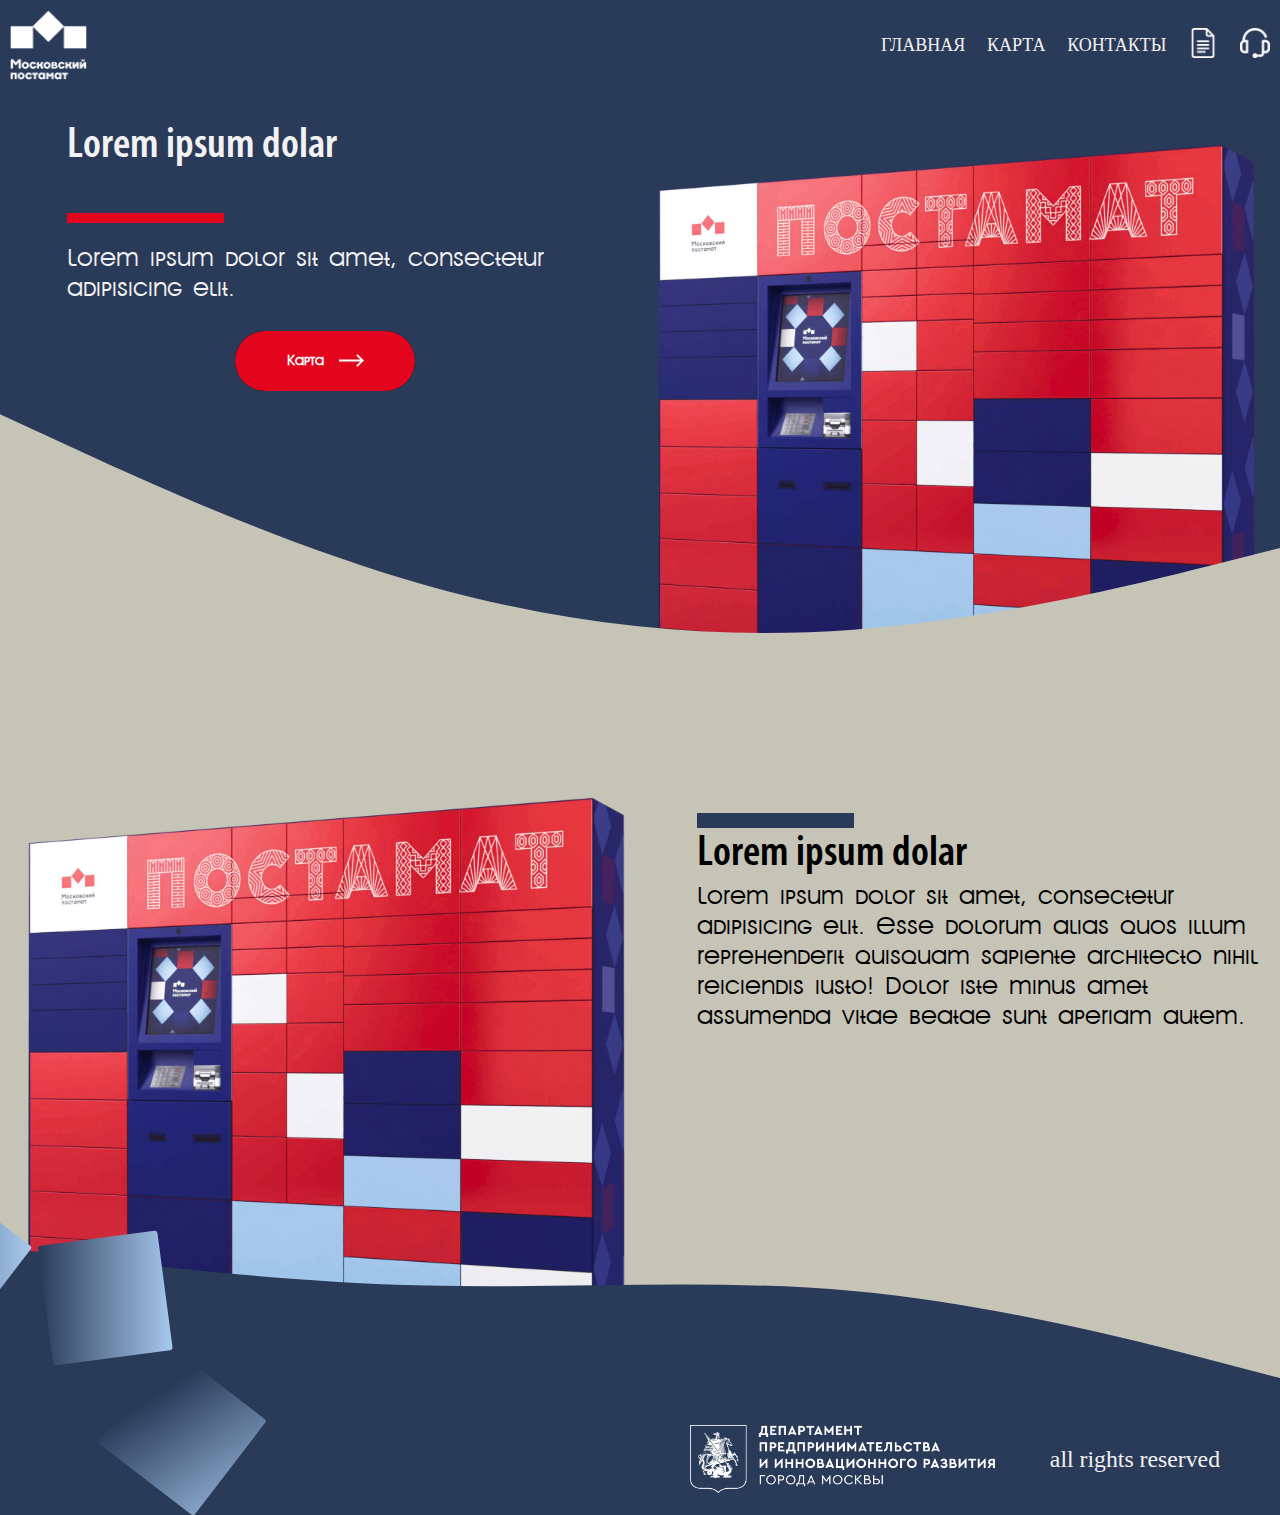
<file: index.html>
<!DOCTYPE html>
<html lang="en">
<head>
    <meta charset="UTF-8">
    <meta http-equiv="X-UA-Compatible" content="IE=edge">
    <meta name="viewport" content="width=device-width, initial-scale=1.0">
    <link rel="stylesheet" href="style.css">
    <title>Document</title>
</head>
<body>
    <div class="wrapper">
        <header class="header">
            <div class="container">
                <div class="header__body">
                    <a href="index.html" class="header__logo">
                        <img src="logo\e68a892af68f0d0f.png" alt="Moscow Postomat">
                    </a>
                    <div class="header__burger">
                            <span></span>
                    </div>
                    <nav class="header__menu">
                            <ul class="header__list">
                                <li>
                                    <a href="index.html" class="header__link"><div style="min-height: 100%; display: flex; align-items: center; justify-content: center;"><p>Главная</p></div></a>
                                </li>
                                <li>
                                <a href="map.html" class="header__link"><div style="min-height: 100%; display: flex; align-items: center; justify-content: center;"><p>Карта</p></div></a>
                                </li>
                                <li>
                                <a href="contacts.html" class="header__link"><div style="min-height: 100%; display: flex; align-items: center; justify-content: center;"><p>Контакты</p></div></a>
                                </li>
                                <li>
                                    <a href="index.html" class="header__link"><img src="logo\google-docs.png" alt="Docs"></a>
                                </li>
                                <li>
                                    <a href="index.html" class="header__link"><img src="logo\headset.png" alt="Contanct"></a>
                                </li>
                            </ul>
                    </nav>
                </div>
            </div>
        </header>
        <div class="content">
            <div class="container__content-row">
                <div class="container__content-column" style="max-width: 50%;">
                    <div class="content__h1">
                        <h1>Lorem ipsum dolar</h1>
                    </div>
                    <div class="content__hr-top"></div>
                    <div class="content__p1-top" style="margin-top: 20px;">
                        <p>Lorem ipsum dolor sit amet, consectetur adipisicing elit. </p>
                    </div>
                    <div class="btn-container" style="margin-top: 28px; z-index: 3;">
                        <button class="button-for-js-1" style="background-color: #290C12;">
                            <span class="text" style="font-family: Avante;">Карта</span>
                            <div class="icon-container">
                                <div class="icon icon--left">
                                    <svg>
                                        <use xlink:href="#arrow-right"></use>
                                    </svg>
                                </div>
                                <div class="icon icon--right">
                                    <svg>
                                        <use xlink:href="#arrow-right"></use>
                                    </svg>
                                </div>
                            </div>
                        </button>
                    </div>
                    <svg style="display: none;">
                        <symbol id="arrow-right" viewBox="0 0 20 10">
                            <path d="M14.84 0l-1.08 1.06 3.3 3.2H0v1.49h17.05l-3.3 3.2L14.84 10 20 5l-5.16-5z"></path>
                        </symbol>
                    </svg>
                </div>
                <div class="container__content-column" style="max-width: 50%;" id="postamat-top">
                    <div class="container__img-postamat" style="align-items: flex-end; margin-top: 10px;">
                        <img src="png_\png для сайта\постошмат png.png" alt="pos">
                    </div>
                </div>
            </div>
        </div>
        <div class="content" id="content-wave" style="background-color: #C6C4B6; padding-top: 0px; margin-top: 0px; padding-bottom: 0px;">
            <div class="container__wave" style="z-index: 2;">
                <img src="png_/wave_header/wave.svg" alt="wave">
            </div>
            <div class="container__content-row">
                <div class="container__content-column">
                    <div class="container__img-postamat" style="align-items: flex-end; margin-top: 10px;">
                        <img src="png_\png для сайта\постошмат png.png" alt="pos">
                    </div>
                </div>
                <div class="container__content-column container-with-hr-2" style="max-width: 50%; z-index: 3;">
                    <div class="content__hr-top-2"></div>
                    <div class="content__h1">
                        <h1 style="color: black;">Lorem ipsum dolar</h1>
                    </div>
                    <div class="content__p1-top" style="margin-top: 0px; color: black;">
                        <p>Lorem ipsum dolor sit amet, consectetur adipisicing elit. Esse dolorum alias quos illum reprehenderit quisquam sapiente architecto nihil reiciendis iusto! Dolor iste minus amet assumenda vitae beatae sunt aperiam autem.</p>
                    </div>
                 </div>
            </div>
            <div class="container__wave-down" style="z-index: 2; background-color: #C6C4B6;">
                <img src="png_/wave_header/wave-down.svg" alt="wave">
            </div>
        </div>
        <footer class="content" id="content-wave" style="padding-top: 0px; margin-top: 0px; padding-top: 20px">
            <div class="container__content-row">
                <div class="container__content-column-5" id="kubik">
                    <div class="container__footer-kubik" style="z-index: 2; background-color: #2A3A59;">
                        <img src="png_/png для сайта/cukic.svg" alt="kubiki">
                    </div>
                </div>
                <div class="container__content-row" style="max-width: 50%; align-items: center; vertical-align: middle; justify-content: center; display: flex; flex-direction: row;">
                    <div class="content__footer-mos">
                        <img src="png_/png для сайта/logo_dpir-white.png" alt="Mos-Logo-Dir">
                    </div>
                    <div class="content__p1-top" style="margin-top: 0px; font-family: Bahnschrift; font-weight: 200; justify-content: center; vertical-align: middle; align-items:center; display: flex; text-align: center;">
                        <p>all rights reserved</p>
                    </div>
                </div>
            </div>
            <!-- <div class="container__wave" style="z-index: 2;">
                <img src="png_/wave_header/wave.svg" alt="wave">
            </div> -->
        </footer>
    </div>
    <script src="script.js"></script>
    <script src="https://code.jquery.com/jquery-3.4.1.slim.min.js"></script>
    <!--<script type="text/javascript">
        if (window.jQuery) alert("jQuery подключен");
        else alert("jQuery не подключен");
    </script>-->
</body>
</html>
</file>
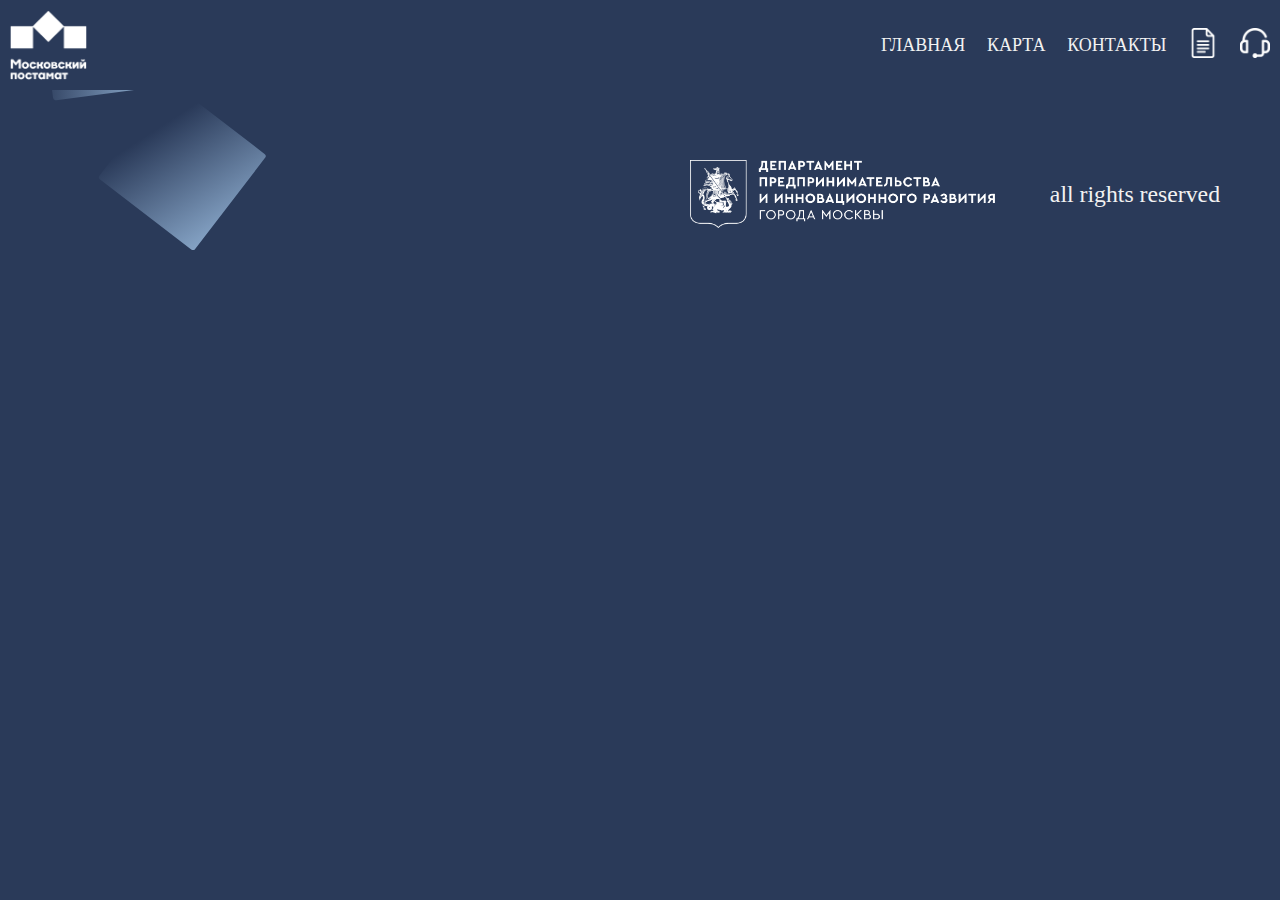
<file: contacts.html>
<!DOCTYPE html>
<html lang="en">
<head>
    <meta charset="UTF-8">
    <meta http-equiv="X-UA-Compatible" content="IE=edge">
    <meta name="viewport" content="width=device-width, initial-scale=1.0">
    <link rel="stylesheet" href="style.css">
    <title>Document</title>
</head>
<body>
    <div class="wrapper">
        <header class="header">
            <div class="container">
                <div class="header__body">
                    <a href="index.html" class="header__logo">
                        <img src="logo\e68a892af68f0d0f.png" alt="Moscow Postomat">
                    </a>
                    <div class="header__burger">
                            <span></span>
                    </div>
                    <nav class="header__menu">
                            <ul class="header__list">
                                <li>
                                    <a href="index.html" class="header__link"><div style="min-height: 100%; display: flex; align-items: center; justify-content: center;"><p>Главная</p></div></a>
                                </li>
                                <li>
                                <a href="map.html" class="header__link"><div style="min-height: 100%; display: flex; align-items: center; justify-content: center;"><p>Карта</p></div></a>
                                </li>
                                <li>
                                <a href="games.html" class="header__link"><div style="min-height: 100%; display: flex; align-items: center; justify-content: center;"><p>Контакты</p></div></a>
                                </li>
                                <li>
                                    <a href="social.html" class="header__link"><img src="logo\google-docs.png" alt="Docs"></a>
                                </li>
                                <li>
                                    <a href="about_us.html" class="header__link"><img src="logo\headset.png" alt="Contanct"></a>
                                </li>
                            </ul>
                    </nav>
                </div>
            </div>
        </header>
        <div class="content">
            
        </div>
        <footer class="content" id="content-wave" style="padding-top: 0px; margin-top: 0px; padding-top: 20px">
            <div class="container__content-row">
                <div class="container__content-column-5" id="kubik">
                    <div class="container__footer-kubik" style="z-index: 2; background-color: #2A3A59;">
                        <img src="png_/png для сайта/cukic.svg" alt="kubiki">
                    </div>
                </div>
                <div class="container__content-row" style="max-width: 50%; align-items: center; vertical-align: middle; justify-content: center; display: flex; flex-direction: row;">
                    <div class="content__footer-mos">
                        <img src="png_/png для сайта/logo_dpir-white.png" alt="Mos-Logo-Dir">
                    </div>
                    <div class="content__p1-top" style="margin-top: 0px; font-family: Bahnschrift; font-weight: 200; justify-content: center; vertical-align: middle; align-items:center; display: flex; text-align: center;">
                        <p>all rights reserved</p>
                    </div>
                </div>
            </div>
            <!-- <div class="container__wave" style="z-index: 2;">
                <img src="png_/wave_header/wave.svg" alt="wave">
            </div> -->
        </footer>
    </div>
    <script src="script.js"></script>
    <script src="https://code.jquery.com/jquery-3.4.1.slim.min.js"></script>
    <!--<script type="text/javascript">
        if (window.jQuery) alert("jQuery подключен");
        else alert("jQuery не подключен");
    </script>-->
</body>
</html>
</file>
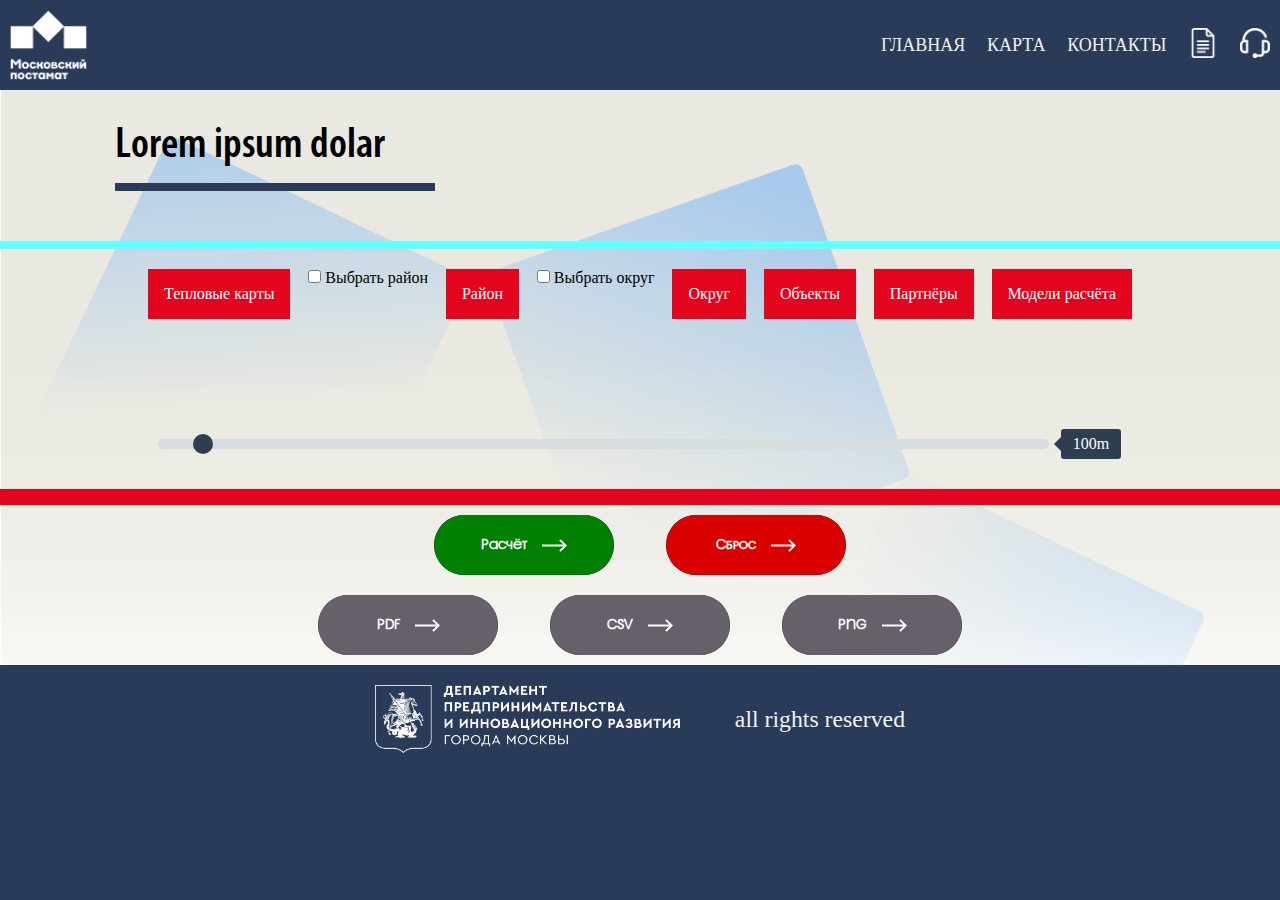
<file: map.html>
<!DOCTYPE html>
<html lang="en">
<head>
    <meta charset="UTF-8">
    <meta http-equiv="X-UA-Compatible" content="IE=edge">
    <meta name="viewport" content="width=device-width, initial-scale=1.0">
    <link rel="stylesheet" href="style.css">  
    <title>Document</title>
</head>
<body>
    <div class="wrapper">
        <header class="header">
            <div class="container">
                <div class="header__body">
                    <a href="index.html" class="header__logo">
                        <img src="logo\e68a892af68f0d0f.png" alt="Moscow Postomat">
                    </a>
                    <div class="header__burger">
                            <span></span>
                    </div>
                    <nav class="header__menu">
                            <ul class="header__list">
                                <li>
                                    <a href="index.html" class="header__link"><div style="min-height: 100%; display: flex; align-items: center; justify-content: center;"><p>Главная</p></div></a>
                                </li>
                                <li>
                                <a href="map.html" class="header__link"><div style="min-height: 100%; display: flex; align-items: center; justify-content: center;"><p>Карта</p></div></a>
                                </li>
                                <li>
                                <a href="games.html" class="header__link"><div style="min-height: 100%; display: flex; align-items: center; justify-content: center;"><p>Контакты</p></div></a>
                                </li>
                                <li>
                                    <a href="social.html" class="header__link"><img src="logo\google-docs.png" alt="Docs"></a>
                                </li>
                                <li>
                                    <a href="about_us.html" class="header__link"><img src="logo\headset.png" alt="Contanct"></a>
                                </li>
                            </ul>
                    </nav>
                </div>
            </div>
        </header>
        <div class="container__content-column" id="content-map">
            <div class="content__h1" style="margin-top: 30px;">
                <h1 style="color: black;">Lorem ipsum dolar</h1>
            </div>
            <div class="content__hr-top-2" style="margin-top: 10px; height: 8px;"></div>

            <div class="content__hr-top-2" style="margin-top: 50px; margin-left: 0px; background-color: #66ffff;height: 8px; width: 100%;"></div>
            <div class="container__content-row" style="padding: 20px; width: 80%; z-index: 5;">

                <div class="dropdown">
                    <div class="dropbtn">Тепловые карты</div>
                    <div class="dropdown-content">
                        <div>
                            <input type="checkbox" id="heat_map_postamats" name="heat_map_postamats">
                            <label for="heat_map_postamats">Тепловая карта постаматов</label>
                        </div>
                        <div>
                            <input type="checkbox" id="heat_map_houses" name="heat_map_houses">
                            <label for="heat_map_houses">Тепловая карта домов</label>
                        </div>
                    </div>
                  </div>
                  <div>
                    <input type="checkbox" id="disselect" name="disselect">
                    <label for="disselect">Выбрать район</label>
                  </div>
                  <div class="dropdown">
                    <div class="dropbtn">Район</div>
                    <div class="dropdown-content">
                        <div class="select select--multiple">
                            <select  id="selectiondistricts" multiple>
                                <option value="0">район Внуково</option>
                                <option value="1">район Кунцево</option>
                                <option value="2">район Восточный</option>
                                <option value="3">район Метрогородок</option>
                                <option value="4">район Крылатское</option>
                                <option value="5">Мещанский район</option>
                                <option value="6">район Сокольники</option>
                                <option value="7">район Хорошёво-Мнёвники</option>
                                <option value="8">район Щукино</option>
                                <option value="9">район Строгино</option>
                                <option value="10">район Митино</option>
                                <option value="11">район Куркино</option>
                                <option value="12">район Кузьминки</option>
                                <option value="13">Донской район</option>
                                <option value="14">район Левобережный</option>
                                <option value="15">район Ховрино</option>
                                <option value="16">район Западное Дегунино</option>
                                <option value="17">Тимирязевский район</option>
                                <option value="18">район Коптево</option>
                                <option value="19">Дмитровский район</option>
                                <option value="20">район Северное Тушино</option>
                                <option value="21">район Сокол</option>
                                <option value="22">район Савёловский</option>
                                <option value="23">район Отрадное</option>
                                <option value="24">Молжаниновский район</option>
                                <option value="25">район Северный</option>
                                <option value="26">район Восточное Дегунино</option>
                                <option value="27">Головинский район</option>
                                <option value="28">район Беговой</option>
                                <option value="29">Хорошёвский район</option>
                                <option value="30">Войковский район</option>
                                <option value="31">район Аэропорт</option>
                                <option value="32">район Южное Тушино</option>
                                <option value="33">район Покровское-Стрешнево</option>
                                <option value="34">Бескудниковский район</option>
                                <option value="35">Алтуфьевский район</option>
                                <option value="36">район Лианозово</option>
                                <option value="37">район Бибирево</option>
                                <option value="38">район Северное Медведково</option>
                                <option value="39">район Южное Медведково</option>
                                <option value="40">район Фили-Давыдково</option>
                                <option value="41">район Филёвский Парк</option>
                                <option value="42">район Дорогомилово</option>
                                <option value="43">район Раменки</option>
                                <option value="44">район Солнцево</option>
                                <option value="45">Ново-Переделкино</option>
                                <option value="46">Ярославский район</option>
                                <option value="47">район Ростокино</option>
                                <option value="48">район Текстильщики</option>
                                <option value="49">район Люблино</option>
                                <option value="50">район Капотня</option>
                                <option value="51">район Марьино</option>
                                <option value="52">район Печатники</option>
                                <option value="53">район Нагатинский Затон</option>
                                <option value="54">район Москворечье-Сабурово</option>
                                <option value="55">район Орехово-Борисово Северное</option>
                                <option value="56">район Орехово-Борисово Южное</option>
                                <option value="57">район Зябликово</option>
                                <option value="58">район Братеево</option>
                                <option value="59">район Нагатино-Садовники</option>
                                <option value="60">Нагорный район</option>
                                <option value="61">район Чертаново Северное</option>
                                <option value="62">район Выхино-Жулебино</option>
                                <option value="63">район Вешняки</option>
                                <option value="64">район Бирюлёво Восточное</option>
                                <option value="65">район Царицыно</option>
                                <option value="66">район Бирюлёво Западное</option>
                                <option value="67">район Чертаново Южное</option>
                                <option value="68">район Чертаново Центральное</option>
                                <option value="69">район Ясенево</option>
                                <option value="70">район Тёплый Стан</option>
                                <option value="71">район Коньково</option>
                                <option value="72">Алексеевский район</option>
                                <option value="73">район Свиблово</option>
                                <option value="74">Останкинский район</option>
                                <option value="75">район Марфино</option>
                                <option value="76">район Марьина Роща</option>
                                <option value="77">Лосиноостровский район</option>
                                <option value="78">Бутырский район</option>
                                <option value="79">Бабушкинский район</option>
                                <option value="80">Рязанский район</option>
                                <option value="81">район Косино-Ухтомский</option>
                                <option value="82">район Некрасовка</option>
                                <option value="83">район Новокосино</option>
                                <option value="84">район Северное Измайлово</option>
                                <option value="85">район Восточное Измайлово</option>
                                <option value="86">район Замоскворечье</option>
                                <option value="87">район Хамовники</option>
                                <option value="88">Красносельский район</option>
                                <option value="89">район Южное Бутово</option>
                                <option value="90">район Северное Бутово</option>
                                <option value="91">Можайский район</option>
                                <option value="92">район Арбат</option>
                                <option value="93">Тверской район</option>
                                <option value="94">Пресненский район</option>
                                <option value="95">Таганский район</option>
                                <option value="96">район Якиманка</option>
                                <option value="97">Нижегородский район</option>
                                <option value="98">район Лефортово</option>
                                <option value="99">Южнопортовый район</option>
                                <option value="100">Даниловский район</option>
                                <option value="101">Академический район</option>
                                <option value="102">район Черёмушки</option>
                                <option value="103">Гагаринский район</option>
                                <option value="104">Ломоносовский район</option>
                                <option value="105">район Котловка</option>
                                <option value="106">район Зюзино</option>
                                <option value="107">Обручевский район</option>
                                <option value="108">район Проспект Вернадского</option>
                                <option value="109">Тропарёво-Никулино</option>
                                <option value="110">район Очаково-Матвеевское</option>
                                <option value="111">район Новогиреево</option>
                                <option value="112">район Перово</option>
                                <option value="113">район Соколиная Гора</option>
                                <option value="114">район Преображенское</option>
                                <option value="115">район Богородское</option>
                                <option value="116">район Гольяново</option>
                                <option value="117">район Измайлово</option>
                                <option value="118">район Ивановское</option>
                                <option value="119">Басманный район</option>
                                </select>
                            </select>
                            <span class="focus"></span>
                          </div>
                    </div>
                  </div>
                <div>
                    <input type="checkbox" id="areaselect" name="disselect">
                    <label for="areaselect">Выбрать округ</label>
                </div>
                  <div class="dropdown">
                    <div class="dropbtn">Округ</div>
                    <div class="dropdown-content">
                        <div class="select">
                            <select id="selectionarea">
                                <option value="0">Северный административный округ</option>
                                <option value="1">Юго-Восточный административный округ</option>
                                <option value="2">Северо-Западный административный округ</option>
                                <option value="3">Северо-Восточный административный округ</option>
                                <option value="4">Южный административный округ</option>
                                <option value="5">Юго-Западный административный округ</option>
                                <option value="6">Центральный административный округ</option>
                                <option value="7">Западный административный округ</option>
                                <option value="8">Восточный административный округ</option>
                            </select>
                            <span class="focus"></span>
                        </div>
                    </div>
                  </div>

                  <div class="dropdown">
                    <div class="dropbtn">Объекты</div>
                    <div class="dropdown-content">
                        <div>
                            <input type="checkbox" id="cultures_placemarks" name="cultures_placemarks">
                            <label for="cultures_placemarks">Дома культуры</label>
                        </div>
                        <div>
                            <input type="checkbox" id="gosuslugies_placemarks" name="gosuslugies_placemarks">
                            <label for="gosuslugies_placemarks">МФЦ</label>
                        </div>
                        <div>
                            <input type="checkbox" id="libraries_placemarks" name="libraries_placemarks">
                            <label for="libraries_placemarks">Библиотеки</label>
                        </div>
                        <div>
                            <input type="checkbox" id="prints_placemarks" name="prints_placemarks">
                            <label for="prints_placemarks">Печатные</label>
                        </div>
                        <div>
                            <input type="checkbox" id="shops_placemarks" name="shops_placemarks">
                            <label for="shops_placemarks">Торговые объекты</label>
                        </div>
                        <div>
                            <input type="checkbox" id="sports_placemarks" name="sports_placemarks">
                            <label for="sports_placemarks">Спортивные комплексы</label>
                        </div>
                    </div>
                  </div>
                  
                  <div class="dropdown">
                    <div class="dropbtn">Партнёры</div>
                    <div class="dropdown-content">
                        <div class="select select--multiple">
                            <select id="multi-select" multiple>
                              <option value="Option 1">Option 1</option>
                              <option value="Option 2">Option 2</option>
                              <option value="Option 3">Option 3</option>
                              <option value="Option 4">Option 4</option>
                              <option value="Option 5">Option 5</option>
                              <option value="Option length">Option that has too long of a value to fit</option>
                            </select>
                            <span class="focus"></span>
                          </div>
                    </div>
                  </div>

                  <div class="dropdown">
                    <div class="dropbtn">Модели расчёта</div>
                    <div class="dropdown-content">
                        <div class="select select--multiple">
                            <select id="selectionarea">
                                <option value="0">Северный административный округ</option>
                                <option value="1">Юго-Восточный административный округ</option>
                                <option value="2">Северо-Западный административный округ</option>
                                <option value="3">Северо-Восточный административный округ</option>
                                <option value="4">Южный административный округ</option>
                                <option value="5">Юго-Западный административный округ</option>
                                <option value="6">Центральный административный округ</option>
                                <option value="7">Западный административный округ</option>
                                <option value="8">Восточный административный округ</option>
                            </select>
                            <span class="focus"></span>
                          </div>
                    </div>
                  </div>
                  
            </div>
            <div class="container__content-row" style="padding: 30px; width: 80%;">
                <div class="range-slider">
                    <input  id="radiusSlider" class="range-slider__range" type="range" value="100" min="0" max="2500">
                    <span class="range-slider__value">100</span>
                </div>
            </div>
            <div class="content__hr-top-2" style="margin-top: 0px; margin-left: 0px; background-color: #E3051D;height: 8px; width: 100%;"></div>
            
            
            <!-- PASTE MAP HERE!! -->
            <!-- PASTE MAP HERE!! -->
            <!-- PASTE MAP HERE!! -->
            <!-- PASTE MAP HERE!! -->
            <!-- PASTE MAP HERE!! -->


            <div class="content__hr-top-2" style="margin-top: 0px; margin-left: 0px; background-color: #E3051D;height: 8px; width: 100%;"></div>
            <div class="container__content-row">
                <div class="container__content-column" style="margin: 10px;">
                    <div class="btn-container" style="--btn-bg: green;">
                        <button style="background-color: #290C12;">
                            <span class="text" style="font-family: Avante;">Расчёт</span>
                            <div class="icon-container">
                                <div class="icon icon--left">
                                    <svg>
                                        <use xlink:href="#arrow-right"></use>
                                    </svg>
                                </div>
                                <div class="icon icon--right">
                                    <svg>
                                        <use xlink:href="#arrow-right"></use>
                                    </svg>
                                </div>
                            </div>
                        </button>
                    </div>
                    <svg style="display: none;">
                        <symbol id="arrow-right" viewBox="0 0 20 10">
                            <path d="M14.84 0l-1.08 1.06 3.3 3.2H0v1.49h17.05l-3.3 3.2L14.84 10 20 5l-5.16-5z"></path>
                        </symbol>
                    </svg>
                </div>
                <div class="container__content-column"  style="margin: 10px;">
                    <div class="btn-container">
                        <button id="button-reset" style="background-color: #290C12;">
                            <span class="text" style="font-family: Avante;">Сброс</span>
                            <div class="icon-container">
                                <div class="icon icon--left">
                                    <svg>
                                        <use xlink:href="#arrow-right"></use>
                                    </svg>
                                </div>
                                <div class="icon icon--right">
                                    <svg>
                                        <use xlink:href="#arrow-right"></use>
                                    </svg>
                                </div>
                            </div>
                        </button>
                    </div>
                    <svg style="display: none;">
                        <symbol id="arrow-right" viewBox="0 0 20 10">
                            <path d="M14.84 0l-1.08 1.06 3.3 3.2H0v1.49h17.05l-3.3 3.2L14.84 10 20 5l-5.16-5z"></path>
                        </symbol>
                    </svg>
                </div>
            </div>
            <div class="container__content-row">
                <div class="container__content-column" style="margin: 10px;">
                    <div class="btn-container" style="--btn-bg: #65606A;">
                        <button style="background-color: #290C12;">
                            <span class="text" style="font-family: Avante;">PDF</span>
                            <div class="icon-container">
                                <div class="icon icon--left">
                                    <svg>
                                        <use xlink:href="#arrow-right"></use>
                                    </svg>
                                </div>
                                <div class="icon icon--right">
                                    <svg>
                                        <use xlink:href="#arrow-right"></use>
                                    </svg>
                                </div>
                            </div>
                        </button>
                    </div>
                    <svg style="display: none;">
                        <symbol id="arrow-right" viewBox="0 0 20 10">
                            <path d="M14.84 0l-1.08 1.06 3.3 3.2H0v1.49h17.05l-3.3 3.2L14.84 10 20 5l-5.16-5z"></path>
                        </symbol>
                    </svg>
                </div>
                <div class="container__content-column"  style="margin: 10px;">
                    <div class="btn-container" style="--btn-bg: #65606A;">
                        <button style="background-color: #290C12;">
                            <span class="text" style="font-family: Avante;">CSV</span>
                            <div class="icon-container">
                                <div class="icon icon--left">
                                    <svg>
                                        <use xlink:href="#arrow-right"></use>
                                    </svg>
                                </div>
                                <div class="icon icon--right">
                                    <svg>
                                        <use xlink:href="#arrow-right"></use>
                                    </svg>
                                </div>
                            </div>
                        </button>
                    </div>
                    <svg style="display: none;">
                        <symbol id="arrow-right" viewBox="0 0 20 10">
                            <path d="M14.84 0l-1.08 1.06 3.3 3.2H0v1.49h17.05l-3.3 3.2L14.84 10 20 5l-5.16-5z"></path>
                        </symbol>
                    </svg>
                </div>
                <div class="container__content-column"  style="margin: 10px;">
                    <div class="btn-container" style="--btn-bg: #65606A;">
                        <button style="background-color: #290C12;">
                            <span class="text" style="font-family: Avante;">PNG</span>
                            <div class="icon-container">
                                <div class="icon icon--left">
                                    <svg>
                                        <use xlink:href="#arrow-right"></use>
                                    </svg>
                                </div>
                                <div class="icon icon--right">
                                    <svg>
                                        <use xlink:href="#arrow-right"></use>
                                    </svg>
                                </div>
                            </div>
                        </button>
                    </div>
                    <svg style="display: none;">
                        <symbol id="arrow-right" viewBox="0 0 20 10">
                            <path d="M14.84 0l-1.08 1.06 3.3 3.2H0v1.49h17.05l-3.3 3.2L14.84 10 20 5l-5.16-5z"></path>
                        </symbol>
                    </svg>
                </div>
            </div>
        </div>
        <footer class="content" id="content-wave" style="padding-top: 0px; margin-top: 0px; padding-top: 20px">
            <div class="container__content-row">
                <div class="container__content-row" style="max-width: 50%; align-items: center; vertical-align: middle; justify-content: center; display: flex; flex-direction: row;">
                    <div class="content__footer-mos">
                        <img src="png_/png для сайта/logo_dpir-white.png" alt="Mos-Logo-Dir">
                    </div>
                    <div class="content__p1-top" style="margin-top: 0px; font-family: Bahnschrift; font-weight: 200; justify-content: center; vertical-align: middle; align-items:center; display: flex; text-align: center;">
                        <p>all rights reserved</p>
                    </div>
                </div>
            </div>
            <!-- <div class="container__wave" style="z-index: 2;">
                <img src="png_/wave_header/wave.svg" alt="wave">
            </div> -->
        </footer>
    </div>
    <script src="script.js"></script>
    <script src="https://cdnjs.cloudflare.com/ajax/libs/jquery/2.1.3/jquery.min.js"></script>
    <script>
        var rangeSlider = function(){
    var slider = $('.range-slider'),
        range = $('.range-slider__range'),
        value = $('.range-slider__value');
    slider.each(function(){
  
      value.each(function(){
        var value = $(this).prev().attr('value');
        $(this).html(value + 'm');
      });
  
      range.on('input', function(){
        $(this).next(value).html(this.value + 'm');
      });
    });
  };
  
  rangeSlider();
    </script>
    <!--<script type="text/javascript">
        if (window.jQuery) alert("jQuery подключен");
        else alert("jQuery не подключен");
    </script>-->
</body>
</html>
</file>
<file: style.css>
@font-face {
    font-family: MyriadPro;
    src: url('fonts/Myriad_Pro_Semibold_Condensed.otf');
}

@font-face {
    font-family: Avante;
    src: url('fonts/aavantetitlercpslclight.ttf');
}

/*Обнуление всего */
*,*:before,*:after {
    padding: 0;
    margin: 0;
    border: 0;
    box-sizing: border-box;
}

html,body {
    min-height: 100vh;
    font-family: Bahnschrift;
    background-color: #2A3A59;
}

/*Main Стили*/
.header {
    position: fixed;
    width: 100%;
    top: 0;
    left: 0;
    z-index: 50;
}

.wrapper {
    display: flex;
    flex-direction: column;
    min-height: 100vh;
    min-width: 100%;
}

.container {
    max-width: 1300px;
    margin: 0px auto;
    padding: 0px 10px;
}

.container__content-column {
    display: flex;
    flex-direction: column;
    max-width: 100%;
    max-height: 100%;
}

.container__wave {
    max-width: 100%;
    height: 50px;
    position: relative;
    background-color: #2A3A59;
}

.container__wave img {
    width: 100%;
    position: absolute;
    bottom: 0;

}

.container__wave-down {
    max-width: 100%;
    height: 50px;
    position: relative;
    background-color: #2A3A59;
}

.container__wave-down img {
    width: 100%;
    position: absolute;
    bottom: 0;

}

.container__footer-kubik {
    max-width: 100%;
    height: 50px;
    position: relative;
    background-color: #2A3A59;
}

.container__footer-kubik img {
    width: 100%;
    position: absolute;
    bottom: -40px;
    left: -260px;
    max-height: 340px;
}

.container__content-row {
    display: flex;
    flex-direction: row;
    justify-content: space-between;
    max-width: 100%;
    margin: 0px auto;
    padding: 0px 10px;
}

.header:before{
    content: '';
    position: absolute;
    top: 0;
    left: 0;
    width: 100%;
    height: 90px;
    background-color: #2A3A59;
    z-index: 2;
}

.header__body {
    position: relative;
    display: flex;
    justify-content: space-between;
    height: 90px;
    align-items: center;
}

.header__list li {
    list-style: none;
    margin-left: 1.70vw;
}
.header__list {
    display: flex;
    position: relative;
    z-index: 3;
}

.header__logo {
    display: flex;
    flex-direction: row;
    justify-content: space-between;
    align-items: flex-end;
    height: 70px;
    text-decoration: none;
    z-index: 3;
}

.header__logo p {
    font-size: 50px;
    color: #F2F2F2;
    text-transform: uppercase;
    text-decoration: none;
    font-family: inherit;
    font-weight: bold;
    z-index: 3;
}

.header__logo img{
    max-height: 100%;
}

.header__link {
    color: #F2F2F2;
    text-transform: uppercase;
    font-size: 18px;
    text-decoration: none;
}

.header__link p{
    transition: 0.4s;
    box-shadow: 0px 0px 0px 0px #F2F2F2;
    transition-timing-function: ease-in-out;
    -webkit-transition: 0.4s;
    -moz-transition: 0.4s;
    -ms-transition: 0.4s;
    -o-transition: 0.4s;
}

.header__link img{
    max-height: 30px;
}

.header__link p:hover {
    box-shadow: 0px 1px 0px 0px #F2F2F2;
}

.header__burger {
    display: none;
}

@media (max-width: 1024px) {

    .header:before {
        background-color: #2A3A59;
        height: 70px;
    }

    .header__body {
        height: 70px;
    }

    .header__logo {
        height: 60px;
    }

    .header__logo p {
        font-size: 42px;
    }

    .header__burger {
        display: block;
        position: relative;
        width: 40px;
        height: 30px;
        z-index: 3;
    }
    .header__burger:before,
    .header__burger:after
    {
        content: '';
        background-color: #F2F2F2;
        position: absolute;
        width: 100%;
        height: 3px;
        left: 0px;
    }

    .header__burger:before {
        top: 0px;
        transition: 800ms;
        transition-timing-function: ease-in-out;
    }

    .header__burger:after {
        bottom: 0px;
        transition: 800ms;
        transition-timing-function: ease-in-out;
    }
    
    .header__burger span {
        transition: 800ms;
        background-color: #F2F2F2;
        position: absolute;
        left: 0;
        height: 3px;
        top: 13px;
        width: 100%;
    }

    .header__burger.active:before {
        transform: rotate(225deg);
        top: 13px;
    }

    .header__burger.active:after {
        transform: rotate(-225deg);
        bottom: 13px;
    }

    .header__burger.active span{
        transform: scale(0);
        opacity: 0;
    }

    .header__menu {
        position: fixed;
        top: -100%;
        left: 0;
        width: 100%;
        height: 100%;
        background-color: #2A3A59;
        padding-top: 110px;
        opacity: 0.99;
        transition: 800ms;
        overflow: auto;
        transition-timing-function: ease-in-out;
    }

    .header__menu.active {
        top: 0;
    }

    .header__list {
        flex-direction: column;
        position: relative;
        align-items: center;
    }

    .header__list li {
        list-style: none;
        margin-bottom: 30px;
    }

    .header__onsole {
        display: none;
    }

    .header__link {
        font-size: 24px;
    }

    /* .header__link:hover {
        text-decoration: underline;
    } */

    body.lock {
        overflow: hidden;
    }
}

/*Стили для контента*/

.page__header {
    position: relative;

    display: flex;
    align-items: center;
    justify-content: center;
    padding: 2%;
    text-align: center;

    width: 100%;
}

.content__h1 {
    font-family: MyriadPro;
}

.content__h1 h1 {
    font-size: calc(28px + 16*(100vw/1300));
    margin-left : 9%;
    color: #F2F2F2;
}

* {
    box-sizing: border-box;
    margin: 0;
    padding: 0;
  }
  
  body {
    width: 100%;
    height: 100vh;
    display: flex;
  }
  
  .btn-container {
    width: 100%;
    height: 100%;
    display: flex;
    justify-content: center;
    align-items: flex-start;
    background: none;
    --btn-bg: #E3051D ;
  }
  .btn-container:nth-child(1) {
    --btn-bg: #da0000;
    --bg: #f22c3a;
  }
  /* .btn-container:nth-child(2) {
    --btn-bg: #fac300;
    --bg: #fc6100;
  } */
  
  button {
    --width: 180px;
    --height: 60px;
    border: 0;
    position: relative;
    min-width: var(--width);
    min-height: var(--height);
    border-radius: var(--height);
    color: #fff;
    font-family: "Montserrat";
    font-weight: bold;
    background: rgba(0, 0, 0, 0.3);
    cursor: pointer;
    overflow: hidden;
    display: flex;
    justify-content: center;
    align-items: center;
    margin: 0 1rem;
  }
  button .text,
  button .icon-container {
    position: relative;
    z-index: 2;
  }
  button .icon-container {
    --icon-size: 25px;
    position: relative;
    width: var(--icon-size);
    height: var(--icon-size);
    margin-left: 15px;
    transition: transform 500ms ease;
  }
  button .icon-container .icon {
    position: absolute;
    left: 0;
    top: 0;
    width: var(--icon-size);
    height: var(--icon-size);
    transition: transform 500ms ease, opacity 250ms ease;
  }
  button .icon-container .icon--left {
    transform: translateX(-200%);
    opacity: 0;
  }
  button .icon-container .icon svg {
    width: 100%;
    height: 100%;
    fill: #fff;
  }
  button::after {
    content: "";
    position: absolute;
    left: 0;
    top: 0;
    width: 100%;
    height: 100%;
    background: var(--btn-bg);
    border-radius: var(--height);
    z-index: 1;
    transition: transform 500ms ease;
  }
  button:hover::after {
    transform: translateX(65%);
  }
  button:hover .icon-container {
    transform: translateX(125%);
  }
  button:hover .icon-container .icon--left {
    transform: translateX(0);
    opacity: 1;
  }
  button:hover .icon-container .icon--right {
    transform: translateX(200%);
    opacity: 0;
  }
  
  .support {
    position: absolute;
    right: 10px;
    bottom: 10px;
    padding: 10px;
    display: flex;
  }
  .support a {
    margin: 0 10px;
    color: #fff;
    font-size: 1.8rem;
    backface-visibility: hidden;
    transition: all 150ms ease;
  }
  .support a:hover {
    transform: scale(1.1);
}

.content__hr-top {
    background-color: #E3051D;
    transition-timing-function: ease-in-out;
    transition: 0.8s;
    margin-top: 40px;
    width: 25%;
    margin-left: 9%;
    height: 15px;
    -webkit-transition: 0.8s;
    -moz-transition: 0.8s;
    -ms-transition: 0.8s;
    -o-transition: 0.8s;
}

.content__hr-top-2 {
    background-color: #2A3A59;
    transition-timing-function: ease-in-out;
    transition: 0.8s;
    margin-top: 40px;
    width: 25%;
    margin-left: 9%;
    height: 15px;
    -webkit-transition: 0.8s;
    -moz-transition: 0.8s;
    -ms-transition: 0.8s;
    -o-transition: 0.8s;
}

.content__footer-mos {
    max-width: 50%;
    justify-content: center;
    align-items: center;
    display: flex;
}

.content__footer-mos img{
    max-width: 100%;
    max-height: 500px;
}

.content__p1-top {
    font-size: calc(8px + 16*(100vw/1300));
    margin-left: 9%;
    font-family: Avante;
    color: #F2F2F2;
}

.page__header h1 {
    box-shadow: 0px 2px 0px 0px #ff6e91;
    font-size: calc(24px + 16*(100vw/1300));

    width: 100%;
    transition: 3s;
    transition-timing-function: ease-in-out;
}

.page__header h1#no_wrap_about {
    box-shadow: 0px 2px 0px 0px #ff6e91;
    font-size: calc(24px + 16*(100vw/1300));

    white-space: nowrap;
    transition: 3s;
    transition-timing-function: ease-in-out;
}

.content {
    padding-top: 120px;
    padding-bottom: 20px;
}

.content__background {
    background-color: #F2F2F2;
    border-radius: 15px;
    padding: 20px;
    box-shadow: 0px 4px 0px 0px #00d2d2;
    transition-timing-function: ease-in-out;
    transition: 0.7s;

    display: flex;
    flex-direction: column;
    vertical-align: center;
    margin: 0 auto;
}

.content__blocks {
    display: flex;
    flex-direction: column;
    justify-content: space-around;
    align-items: flex-start;
    margin: 0 auto;
}

.content__3publications {
    width: 100%;
    display: flex;
    flex-direction: row;
    justify-content: start;
    align-items: flex-start;
    min-height: 200px;

    margin: 0 -0.33%;
}

.content__header {
    position: relative;

    display: flex;
    align-items: center;
    justify-content: flex-start;
    padding: 2%;

    width: 100%;
}

.content__header h1 {
    box-shadow: 0px 2px 0px 0px #ff6e91;
    font-size: calc(24px + 16*(100vw/1300));

    transition: 3s;
    transition-timing-function: ease-in-out;
}

.content__3publication {
    position: relative;
    width: 33.3%;
    min-height: 200px;
    border-radius: 10px;
    box-shadow: 0px 0px 0px 0px #ff6e91;
    transition: 0.15s;
    transition-timing-function: ease-in-out;
    color: #241E26;

    display: flex;
    flex-direction: column;
    align-items: center;
    justify-content: center;

    flex: 1 1 33.333%;
    margin: 0 0.33%;
    padding-bottom: 1%;

    text-decoration: none;

    background-color: #F2F2F2;
}

.content__3publication:hover {
    box-shadow: 0px -3px 0px 0px #ff6e91;
    color: #ff6e91;
}

.content__3publication:hover img {
    transform: scale(1.02);
}

.content__3publication img {
    transition: 0.3s;
    transition-timing-function: ease-in-out;
    transform: scale(1);
}

.content__2publication:hover img {
    transform: scale(1.02);
}

.content__2publication img {
    transition: 0.3s;
    transition-timing-function: ease-in-out;
    transform: scale(1);
}

.content__background:hover {
    box-shadow: 0px 7px 0px 0px #00d2d2;
}

.content__preview
{
    display: flex;
    flex-direction: column;
    justify-content: space-between;
    align-items: flex-start;

}

.content__3preview-image {
    position: relative;
    display: flex;
    overflow: hidden;
    justify-content: center;
    align-items: center;


    flex-grow: 0;
    flex-shrink: 0;
    flex-basis: inherit;

    max-height: 170px;

    border-radius: 10px;
}

.container__img-postamat img {
    max-width: 100%;
}

.content__2preview-image {
    position: relative;
    display: flex;
    overflow: hidden;
    justify-content: center;
    align-items: center;
    background-size: cover;

    flex-grow: 0;
    flex-shrink: 0;
    flex-basis: inherit;

    max-height: 170px;

    border-radius: 10px;
}

.content__preview-image-in {
    position: relative;
    width: 100%;
    height: auto;

    border-radius: 10px;
}

.content__preview-text  span{
    display: block;
    color: inherit;
    font-size: calc(12px + 8*(100vw/1300));

    padding-top: 5px;

}

.content__2publications {
    width: 100%;
    display: flex;
    flex-direction: row;
    justify-content: start;
    align-items: flex-start;
    min-height: 200px;

    margin: 0 -0.50%;
}

.content__2publication {
    position: relative;
    width: 50.0%;
    min-height: 200px;
    border-radius: 10px;
    box-shadow: 0px 0px 0px 0px #ff6e91;
    transition: 0.15s;
    transition-timing-function: ease-in-out;
    color: #241E26;
    transform: scale(1);

    display: flex;
    flex-direction: column;
    align-items: center;
    justify-content: center;

    flex: 1 1 50%;
    margin: 0 0.50%;
    padding-bottom: 1%;

    text-decoration: none;

    background-color: #F2F2F2;
}

.content__2publication:hover {
    box-shadow: 0px -3px 0px 0px #ff6e91;
    color: #ff6e91;
}

.content__news{
    display: flex;
    flex-direction: column;
    justify-content: space-around;
    align-items: center;
    margin: 0 auto;

    width: 100%;

}

.content__about{

    width: 100%;

    background: #241E26;
    color: #F2F2F2;

    display: flex;
    flex-direction: column;
    align-items: center;
    justify-content: center;

    border-radius: 10px;

    padding: 10px 20px;

}

.content__our-info{
    position: relative;
    display: flex;
    width: 100%;
    height: auto;

    justify-content: center;
    align-items: center;
    flex-direction: column;
    text-align: justify;
}

.content__our-info span {

    text-align: justify;
    padding: 8%;
    transform: scale(1);
    font-size: calc(10px + 10*(100vw/1300));;

    transition: 0.6s;
    transition-timing-function: ease-in-out;

}

.content__our-info:before {
    padding-top: 2%;
    padding-left: 2%;
    position: absolute;
    left: 0;
    top: 0;
    content: '\201C';
    font-size: 100px;
}

.content__our-info:after {

    padding-top: 2%;
    padding-right: 2%;
    position: absolute;
    right: 0;
    bottom: -2%;
    content: '\201D';
    font-size: 100px;
}

.content__our-info:hover span {

    text-align: justify;
    transform: scale(1.05);

}

.content__signature {

    display: flex;
    align-items: center;
    justify-content: center;
    width: 95px;
    height: 95px;
    background: url('Ресурсы/150685-illustracia-graficeskij_dizajn-supergeroj-ekstremalnyj_vid_sporta-ostov-3840x2160.jpg');

    background-position-x: center;
    background-size: cover;
    border-radius: 100px;

    margin-left: 4%;
    margin-right: 1%;
}

.content__signature-contacts {
    width: 100%;
    display: flex;
    flex-direction: row;
    align-items: center;
    justify-content: center;

    padding: 1% 0;
    border-radius: 10px;
    transition: 0.7s;
    transition-timing-function: ease-in-out;

    margin: 3% -4%;

}

.content__signature-contacts:hover {

    background-color: #342F36;

}

.content__contacts {

    font-weight: 100;
    padding-top: 10px;
    font-size: calc(10px + 10*(100vw/1300));
    margin: 0 1%;
    flex: 1 1 auto;

}

.content__link-to-site {
    color: inherit;
    font-size: calc(12px + (8 + 8 * 0.7)*((100vw - 280px) /1300));
    text-align: center;
    padding-top: 5px;
}

.content__link-to-site a {
    text-decoration: underline;
    text-decoration-color: #ff6e91;
    color: inherit;
}

.content__link-to-site a:hover {
    text-decoration: underline;
    color: inherit;
    text-decoration-color: #00d2d2;
    text-decoration-style: solid;
}

@media (max-width: 1024px) {

    .content__news{
        display: flex;
        flex-direction: column;
        justify-content: space-around;
        align-items: center;
        margin: 0 auto;

        width: 100%;
    }

    .content__background {
        position: relative;
        width: 100%;
        background-color: #F2F2F2;
        border-radius: 15px;
        box-shadow: 0px 4px 0px 0px #00d2d2;
        transition-timing-function: ease-in-out;
        transition: 0.7s;

        display: flex;
        flex-direction: column;
        vertical-align: center;
        margin: 0 auto;
    }

    .content__header {
        position: relative;

        display: flex;
        align-items: center;
        justify-content: flex-start;
        padding: 2%;

        width: 100%;
    }

    .content__header h1 {
        box-shadow: 0px 2px 0px 0px #ff6e91;
        transition: 3s;
        transition-timing-function: ease-in-out;
    }

    .content__blocks {
        display: flex;
        flex-direction: column;
        justify-content: space-around;
        align-items: flex-start;
        margin: 0 auto;
    }

    .content {
        padding-top: 90px;
    }

    .content__2publication:hover {
        box-shadow: 0px 2px 0px 0px #ff6e91;
        color: #ff6e91;
    }

    .content__3publications {
        width: 100%;
        display: flex;
        flex-direction: column;
        justify-content: center;
        align-items: center;

        margin: -0.55% 0;
        padding-bottom: 1%;
    }
    .content__3publication {
        position: relative;
        width: 100%;
        height: 100%;
        border-radius: 10px;
        box-shadow: 0px 0px 0px 0px #ff6e91;
        transition: 0.3s;
        transition-timing-function: ease-in-out;

        flex: 1 1 auto;
        margin: 0.55% 0;
        padding-bottom: 1%;


        background-color: #F2F2F2;
    }


    .content__3publication:hover {
        box-shadow: 0px 2px 0px 0px #ff6e91;
        color: #ff6e91;
    }

    .content__preview
    {
        display: flex;
        flex-direction: column;
        justify-content: space-between;
        align-items: flex-start;

    }

    .content__3preview-image {
        position: relative;
        display: flex;
        overflow: hidden;
        justify-content: center;
        align-items: center;
        background-size: cover;


        flex-grow: 0;
        flex-shrink: 0;
        flex-basis: inherit;

        max-height: 170px;

        border-radius: 10px;
    }

    .content__2preview-image {
        position: relative;
        display: flex;
        overflow: hidden;
        justify-content: center;
        align-items: center;


        flex-grow: 0;
        flex-shrink: 0;
        flex-basis: inherit;

        max-height: 170px;

        border-radius: 10px;
    }

    .content__preview-image-in {
        position: relative;
        width: 100%;
        height: auto;

        border-radius: 10px;
    }

    .content__preview-image-in img {
        flex-grow: 0;
    }

    .content__preview-text {
        color: inherit;
        font-size: calc(12px + (8 + 8 * 0.7)*((100vw - 280px) /1300));
        display: flex;
        justify-content: start;
        align-items: start;
        padding-top: 5px;
    }

    .content__2publications {
        width: 100%;
        display: flex;
        flex-direction: column;
        justify-content: start;
        align-items: flex-start;
        min-height: 200px;

        margin: -0.50% 0 ;
        padding-bottom: 1%;
    }

    .content__2publication {
        position: relative;
        width: 100.0%;
        min-height: 200px;
        border-radius: 10px;
        box-shadow: 0px 0px 0px 0px #ff6e91;
        transition: 0.15s;
        transition-timing-function: ease-in-out;
        color: #241E26;
        transform: scale(1);

        display: flex;
        flex-direction: column;
        align-items: center;
        justify-content: center;

        flex: 1 1 50%;
        margin: 0.50% 0 ;
        padding-bottom: 1%;

        text-decoration: none;

        background-color: #F2F2F2;
    }

    .content__signature {

        display: flex;
        align-items: center;
        justify-content: center;
        width: 95px;
        height: 95px;
        background: url('Ресурсы/150685-illustracia-graficeskij_dizajn-supergeroj-ekstremalnyj_vid_sporta-ostov-3840x2160.jpg');

        background-position-x: center;
        background-size: cover;
        border-radius: 100px;

        margin-left: 4%;
        margin-right: 1%;
    }

    .content__signature-contacts {
        width: 100%;
        display: flex;
        flex-direction: column;
        align-items: center;
        justify-content: center;

        padding: 4% 0;
        border-radius: 10px;
        transition: 0.7s;
        transition-timing-function: ease-in-out;

        margin: 0 0;

    }

    .content__signature-contacts:hover {

        background-color: #342F36;

    }

    .content__contacts {

        white-space: nowrap;
        font-weight: 100;
        padding-top: 10px;
        font-size: calc(10px + 10*(100vw/1300));
        margin: 0 1%;
        flex: 1 1 auto;

    }

    .content__about{

        position: relative;

        background: #241E26;
        color: #F2F2F2;

        display: flex;
        flex-direction: column;
        align-items: center;
        justify-content: center;

        border-radius: 10px;

    }

    .content__our-info{
        position: relative;
        display: flex;
        width: 100%;
        justify-content: center;
        align-items: center;
        flex-direction: column;
        text-align: justify;
        padding: 8%;

    }

    .content__our-info span {

        padding: 8%;
        text-align: justify;
        transform: scale(1);
        font-size: calc(10px + 10*(100vw/1300));;

        transition: 0.6s;
        transition-timing-function: ease-in-out;

    }

    .content__our-info:before {
        padding-top: 2%;
        padding-left: 2%;
        position: absolute;
        left: 0;
        top: 0;
        content: '\201C';
        font-size: 50px;
    }

    .content__our-info:after {

        padding-top: 2%;
        padding-right: 2%;
        position: absolute;
        right: 0;
        bottom: -2%;
        content: '\201D';
        font-size: 50px;
    }

    .content__our-info:hover span {

        text-align: justify;
        transform: scale(1.05);

    }

}

/*Стиль для Футера*/

.footer {
    width: 100%;
    height: 110px;
    background-color: #241E26;
    margin-top: auto;
}

.footer__body {
    display: flex;
    flex-direction: column;
    align-items: center;
    justify-content: space-between;
    height: 110px;
    background-color: #241E26;
    width: 100%;
    margin: 0 auto;
    padding-top: 10px;
    padding-bottom: 10px;
}

.footer__info {
    display: flex;
    flex-direction: row;
    align-items: center;
    justify-content: center;
    height: 80px;
    width: 100%;
    margin: 0 -10px;
}

.footer__icon {
    height: 35px;
    background-color: #F2F2F2;
    border-radius: 30px;
    padding: 8px 8px;
    margin: 0 10px;

    box-shadow: inset 0px 0px 0px 0px #00d2d2, inset 0px 0px 0px 0px #241E26;

    transition-timing-function: ease-in-out;
    transition: 0.5s;
}

.footer__icon:hover {
    box-shadow: inset 0px 0px 0px 2px #00d2d2, inset 0px 0px 0px 3px #241E26;

}

.footer__icon img {
    max-height: 100%;
}

.footer__copy {
    width: 100%;
    display: flex;
    justify-content: center;
    align-items: center;
    height: 14px;
    padding-bottom: 2px;
    padding-top: 2px;
}

.footer__copyright {
    font-family: "Century Gothic";
    opacity: 0.7;
    font-size: 10px;
    color: #F2F2F2;
}

@media (max-width: 1024px) {
    .footer__icon {
        height: 50px;
        border-radius: 45px;
        padding: 10px 10px;
    }
}

.container__content-column-5 {
    display: flex;
    flex-direction: column;
    max-width: 100%;
    margin: 0px auto; 
    padding: 0px 10px;
    width: 50%; 
    justify-content: start;
}

@media (max-width: 768px) {
    
    .container__content-column-5 {
        display: none;
    }

    .container__content-row {
        flex-direction: column;
    }

    .container__content-column {
        margin: 0 auto;
        min-width: 100%;
    }

    #postamat-top {
        display: none;
    }

}

#content-map {
    background-image: url("png_/back/60ac8de9ebceeeda.png");
    background-repeat: no-repeat;
    background-size: cover;
    max-width: 100%;
    margin-top: 90px;
}

.dropbtn {
    background-color: #E3051D;
    color: white;
    padding: 16px;
    font-size: 16px;
    border: none;
    cursor: pointer;
  }
  
  /* The container <div> - needed to position the dropdown content */
  .dropdown {
    position: relative;
    display: inline-block;
  }
  
  /* Dropdown Content (Hidden by Default) */
  .dropdown-content {
    display: none;
    position: absolute;
    background-color: #f9f9f9;
    min-width: 160px;
    box-shadow: 0px 8px 16px 0px rgba(0,0,0,0.2);
    z-index: 1;
    max-height: 400px;
  }
  
  /* Links inside the dropdown */
  .dropdown-content a {
    color: black;
    padding: 12px 16px;
    text-decoration: none;
    display: block;
  }
  
  /* Change color of dropdown links on hover */
  .dropdown-content a:hover {background-color: #f1f1f1}
  
  /* Show the dropdown menu on hover */
  .dropdown:hover .dropdown-content {
    display: block;
  }
  
  /* Change the background color of the dropdown button when the dropdown content is shown */
  .dropdown:hover .dropbtn {
    background-color: #290C12;
  }
  
  :root {
    --select-focus: #E3051D;
  }

  select {
    -webkit-appearance: none;
       -moz-appearance: none;
            appearance: none;
    background-color: transparent;
    border: none;
    padding: 0 1em 0 0;
    margin: 0;
    width: 100%;
    font-family: inherit;
    font-size: inherit;
    cursor: inherit;
    line-height: inherit;
    z-index: 1;
    outline: none;
  }
  select::-ms-expand {
    display: none;
  }
  
  .select {
    display: grid;
    grid-template-areas: "select";
    align-items: center;
    position: relative;
    min-width: 15ch;
    max-width: 30ch;
    border: 1px solid var(--select-border);
    border-radius: 0.25em;
    padding: 0.25em 0.5em;
    font-size: 1.25rem;
    cursor: pointer;
    line-height: 1.1;
    background-color: #fff;
    background-image: linear-gradient(to top, #f9f9f9, #fff 33%);
  }
  .select select, .select::after {
    grid-area: select;
  }
  .select:not(.select--multiple)::after {
    content: "";
    justify-self: end;
    width: 0.8em;
    height: 0.5em;
    background-color: var(--select-arrow);
    -webkit-clip-path: polygon(100% 0%, 0 0%, 50% 100%);
            clip-path: polygon(100% 0%, 0 0%, 50% 100%);
  }
  
  select:focus + .focus {
    position: absolute;
    top: -1px;
    left: -1px;
    right: -1px;
    bottom: -1px;
    border: 2px solid var(--select-focus);
    border-radius: inherit;
  }
  
  select[multiple] {
    padding-right: 0;
    /*
     * Safari will not reveal an option
     * unless the select height has room to 
     * show all of it
     * Firefox and Chrome allow showing 
     * a partial option
     */
    height: 300px;
    /* 
     * Experimental - styling of selected options
     * in the multiselect
     * Not supported crossbrowser
     */
  }
  select[multiple] option {
    white-space: normal;
    outline-color: var(--select-focus);
  }
  
  .select--disabled {
    cursor: not-allowed;
    background-color: #eee;
    background-image: linear-gradient(to top, #ddd, #eee 33%);
  }
  
  .range-slider {
    margin: 60px 0 0 0;
  }
  
  .range-slider {
    width: 100%;
  }
  
  .range-slider__range {
    -webkit-appearance: none;
    width: calc(100% - (73px));
    height: 10px;
    border-radius: 5px;
    background: #d7dcdf;
    outline: none;
    padding: 0;
    margin: 0;
  }
  .range-slider__range::-webkit-slider-thumb {
    -webkit-appearance: none;
            appearance: none;
    width: 20px;
    height: 20px;
    border-radius: 50%;
    background: #2c3e50;
    cursor: pointer;
    -webkit-transition: background 0.15s ease-in-out;
    transition: background 0.15s ease-in-out;
  }
  .range-slider__range::-webkit-slider-thumb:hover {
    background: #E3051D;
  }
  .range-slider__range:active::-webkit-slider-thumb {
    background: #E3051D;
  }
  .range-slider__range::-moz-range-thumb {
    width: 20px;
    height: 20px;
    border: 0;
    border-radius: 50%;
    background: #2c3e50;
    cursor: pointer;
    -moz-transition: background 0.15s ease-in-out;
    transition: background 0.15s ease-in-out;
  }
  .range-slider__range::-moz-range-thumb:hover {
    background: #E3051D;
  }
  .range-slider__range:active::-moz-range-thumb {
    background: #E3051D;
  }
  .range-slider__range:focus::-webkit-slider-thumb {
    box-shadow: 0 0 0 3px #fff, 0 0 0 6px #E3051D;
  }
  
  .range-slider__value {
    display: inline-block;
    position: relative;
    width: 60px;
    color: #fff;
    line-height: 20px;
    text-align: center;
    border-radius: 3px;
    background: #2c3e50;
    padding: 5px 10px;
    margin-left: 8px;
  }
  .range-slider__value:after {
    position: absolute;
    top: 8px;
    left: -7px;
    width: 0;
    height: 0;
    border-top: 7px solid transparent;
    border-right: 7px solid #2c3e50;
    border-bottom: 7px solid transparent;
    content: "";
  }
  
  ::-moz-range-track {
    background: #d7dcdf;
    border: 0;
  }
  
  input::-moz-focus-inner,
  input::-moz-focus-outer {
    border: 0;
  }

  .custom-btn-1 {
    width: 130px;
    height: 40px;
    padding: 10px 25px;
    border: 2px solid #000;
    font-family: 'Lato', sans-serif;
    font-weight: 500;
    background: transparent;
    cursor: pointer;
    transition: all 0.3s ease;
    position: relative;
    display: inline-block;
  }
  
  /* 1 */
  .btn-1 {
    transition: all 0.3s ease;
  }
  .btn-1:hover {
     box-shadow:
     -7px -7px 20px 0px #fff9,
     -4px -4px 5px 0px #fff9,
     7px 7px 20px 0px #0002,
     4px 4px 5px 0px #0001;
  }
</file>
